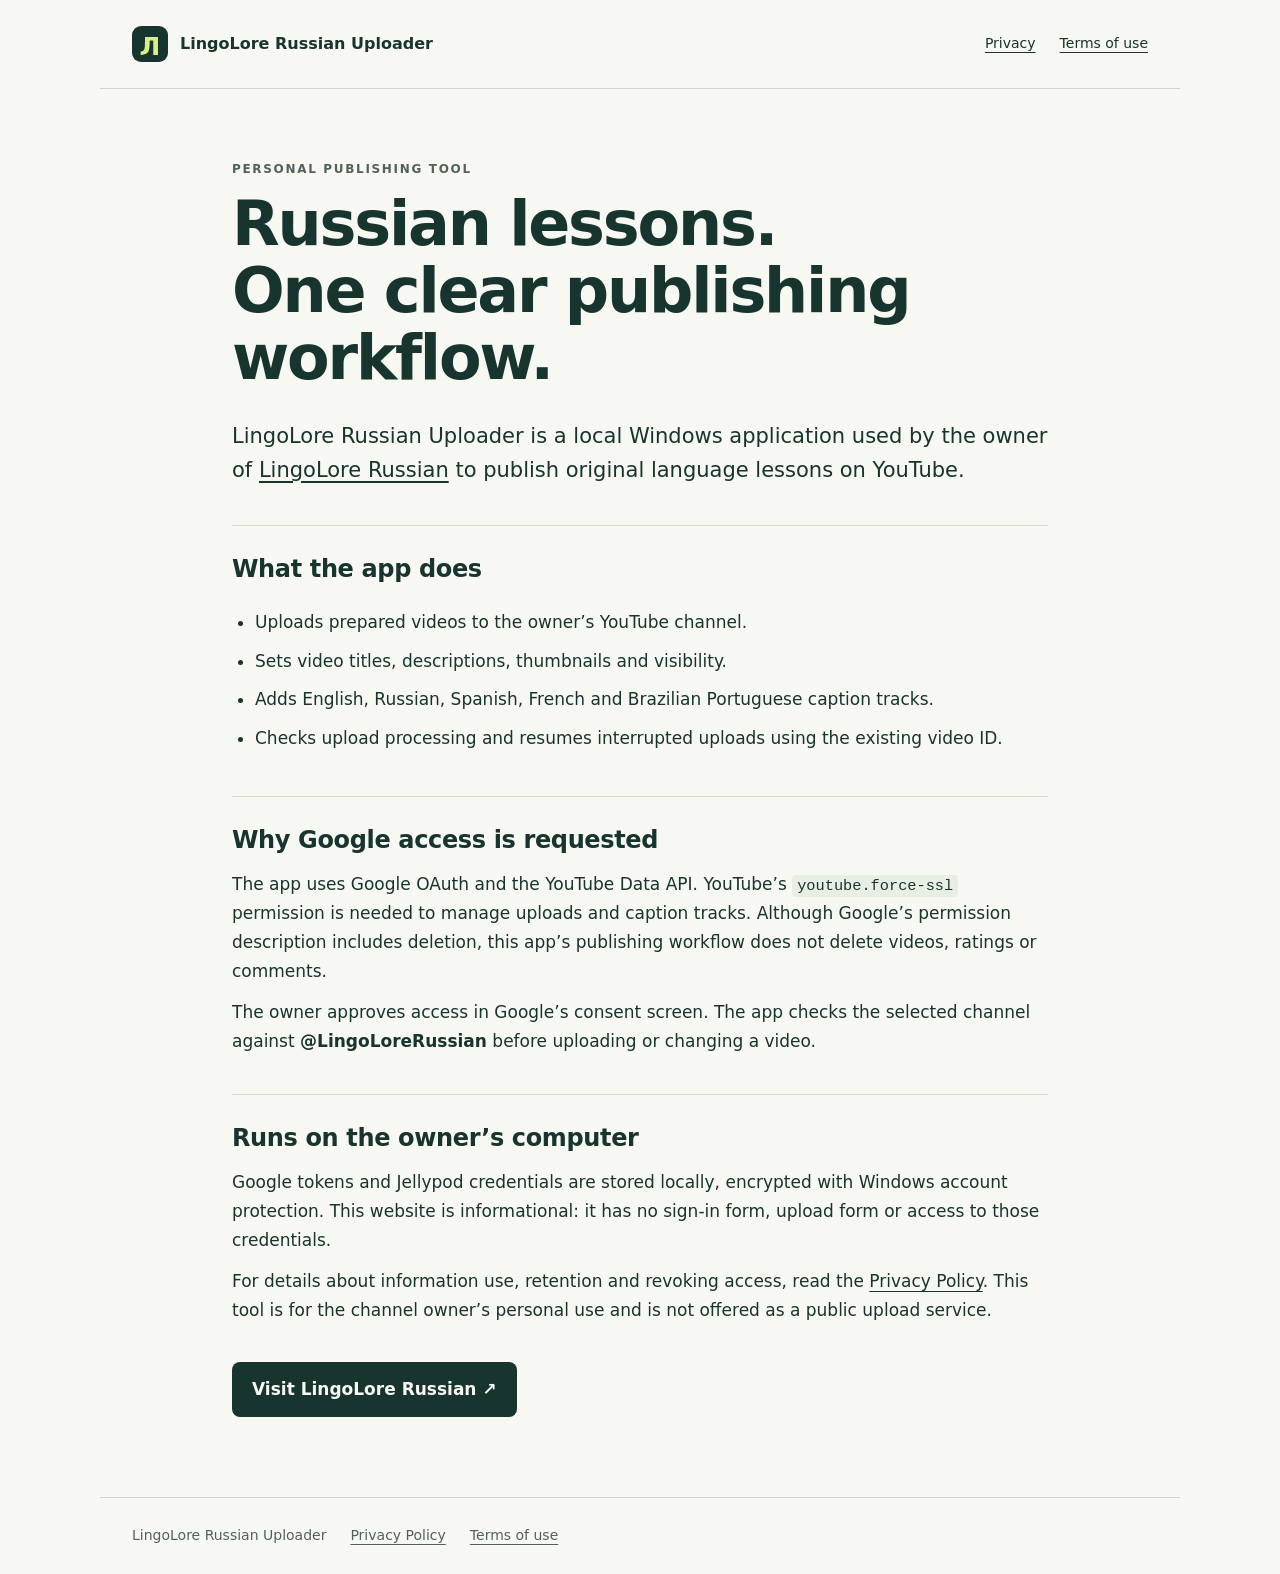
<file: index.html>
<!doctype html>
<html lang="en"><head><meta charset="utf-8"><meta name="viewport" content="width=device-width,initial-scale=1"><title>LingoLore Russian Uploader</title><meta name="description" content="The personal Windows publishing tool for the LingoLore Russian YouTube channel."><link rel="stylesheet" href="style.css"></head>
<body><header><a class="brand" href="./"><span class="mark" aria-hidden="true">Л</span>LingoLore Russian Uploader</a><nav aria-label="Main"><a href="privacy.html">Privacy</a><a href="terms.html">Terms of use</a></nav></header>
<main><p class="eyebrow">Personal publishing tool</p><h1>Russian lessons.<br>One clear publishing workflow.</h1><p class="lead">LingoLore Russian Uploader is a local Windows application used by the owner of <a href="https://www.youtube.com/@LingoLoreRussian">LingoLore Russian</a> to publish original language lessons on YouTube.</p>
<section><h2>What the app does</h2><ul><li>Uploads prepared videos to the owner’s YouTube channel.</li><li>Sets video titles, descriptions, thumbnails and visibility.</li><li>Adds English, Russian, Spanish, French and Brazilian Portuguese caption tracks.</li><li>Checks upload processing and resumes interrupted uploads using the existing video ID.</li></ul></section>
<section><h2>Why Google access is requested</h2><p>The app uses Google OAuth and the YouTube Data API. YouTube’s <code>youtube.force-ssl</code> permission is needed to manage uploads and caption tracks. Although Google’s permission description includes deletion, this app’s publishing workflow does not delete videos, ratings or comments.</p><p>The owner approves access in Google’s consent screen. The app checks the selected channel against <strong>@LingoLoreRussian</strong> before uploading or changing a video.</p></section>
<section><h2>Runs on the owner’s computer</h2><p>Google tokens and Jellypod credentials are stored locally, encrypted with Windows account protection. This website is informational: it has no sign-in form, upload form or access to those credentials.</p><p>For details about information use, retention and revoking access, read the <a href="privacy.html">Privacy Policy</a>. This tool is for the channel owner’s personal use and is not offered as a public upload service.</p></section>
<a class="button" href="https://www.youtube.com/@LingoLoreRussian">Visit LingoLore Russian ↗</a></main><footer><span>LingoLore Russian Uploader</span><a href="privacy.html">Privacy Policy</a><a href="terms.html">Terms of use</a></footer></body></html>
</file>
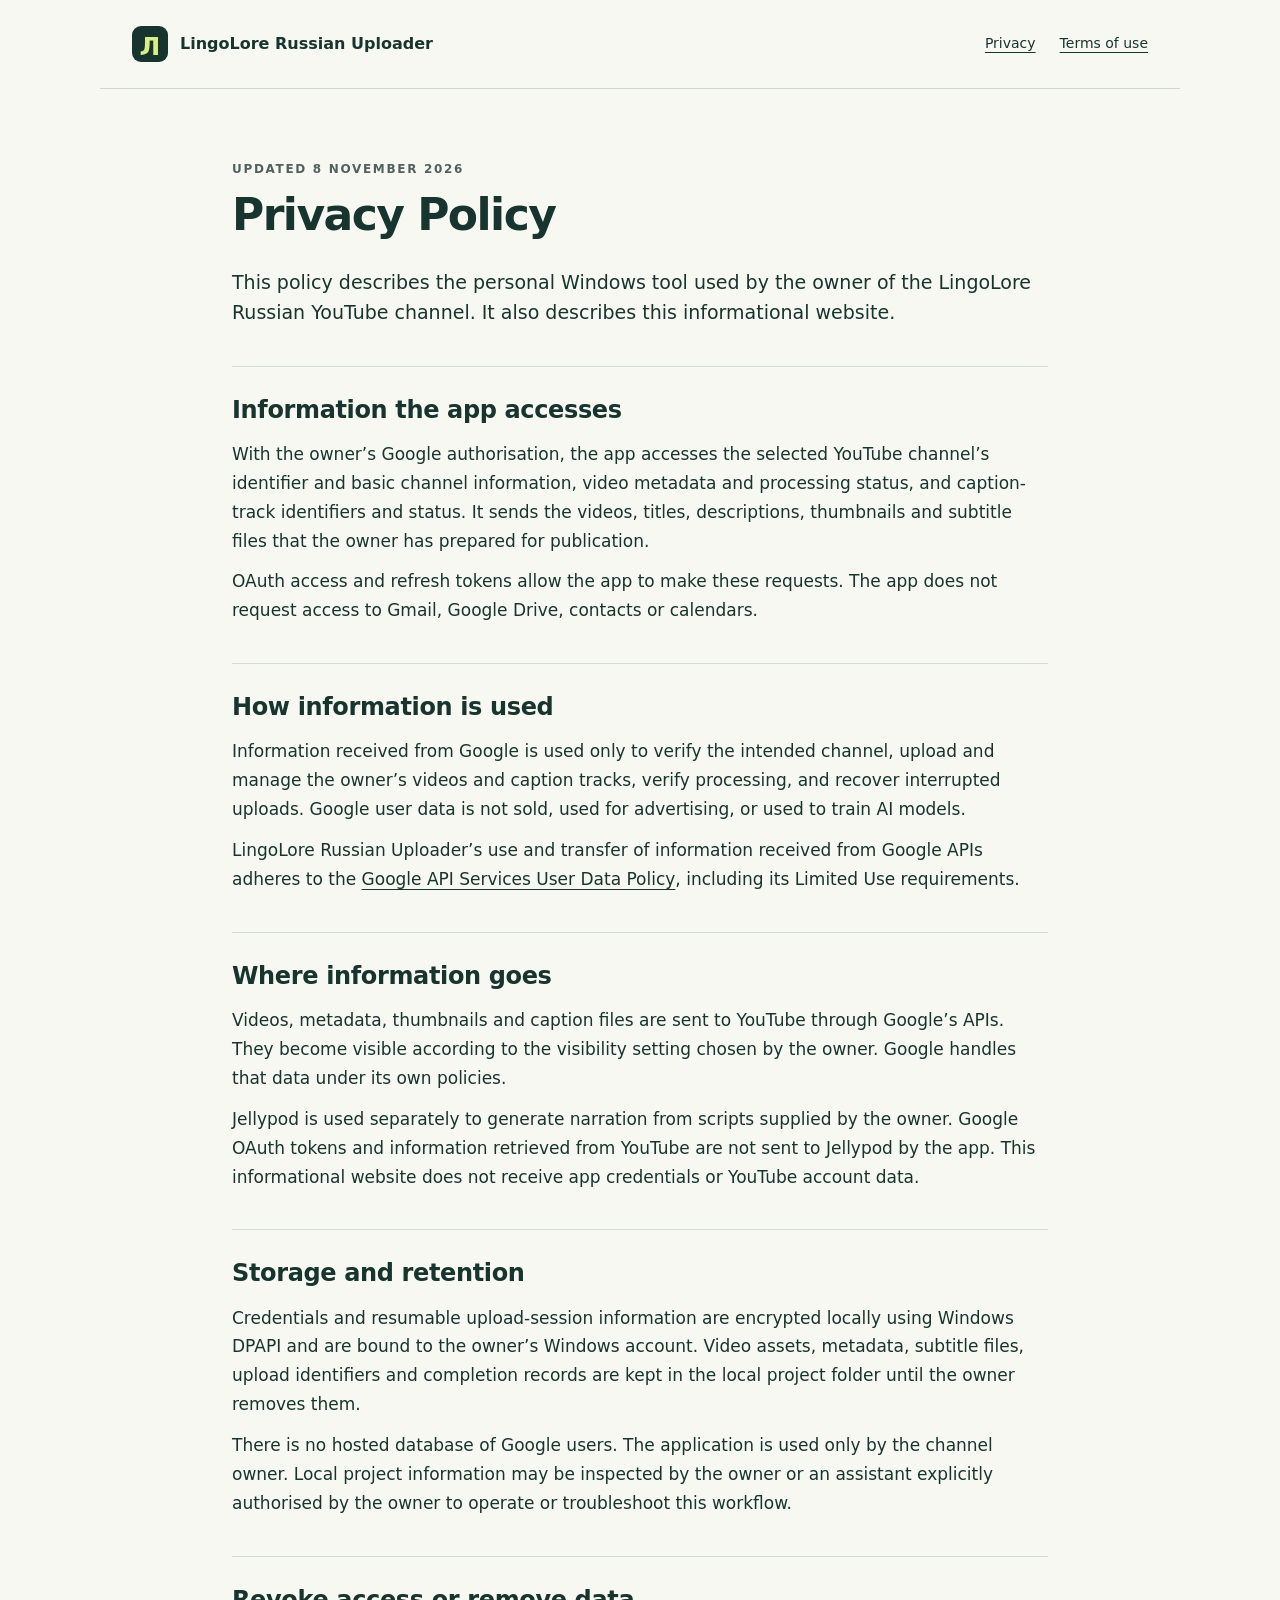
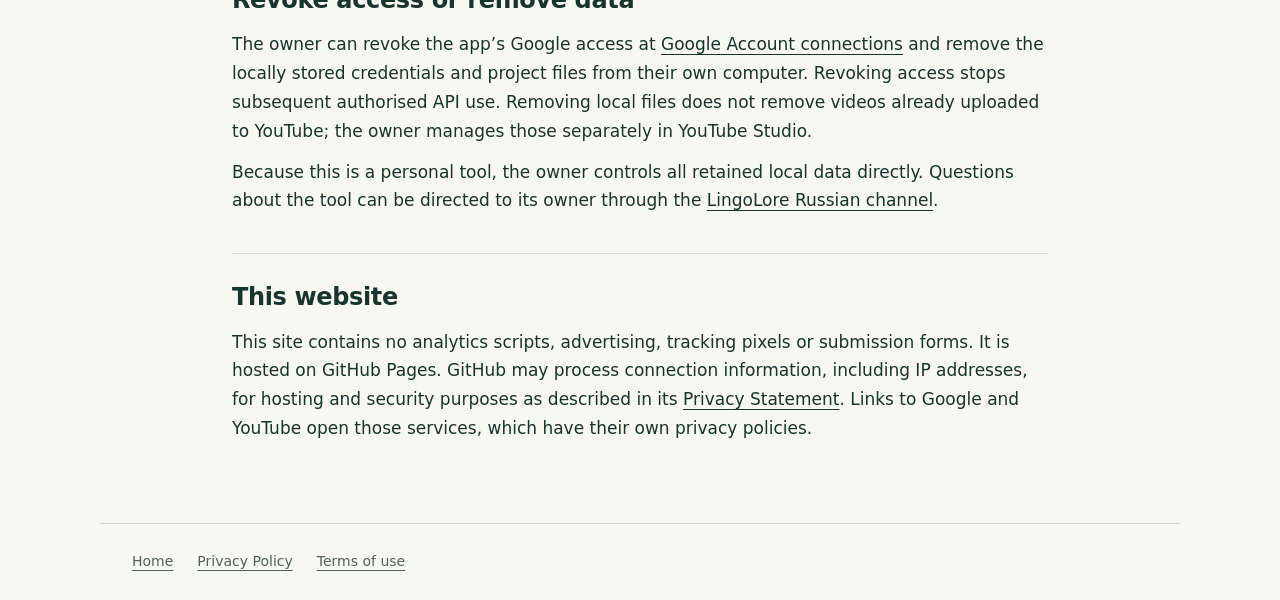
<file: privacy.html>
<!doctype html>
<html lang="en"><head><meta charset="utf-8"><meta name="viewport" content="width=device-width,initial-scale=1"><title>Privacy Policy · LingoLore Russian Uploader</title><link rel="stylesheet" href="style.css"></head><body><header><a class="brand" href="./"><span class="mark" aria-hidden="true">Л</span>LingoLore Russian Uploader</a><nav aria-label="Main"><a href="privacy.html" aria-current="page">Privacy</a><a href="terms.html">Terms of use</a></nav></header><main class="document"><p class="eyebrow">Updated 8 November 2026</p><h1>Privacy Policy</h1><p class="lead">This policy describes the personal Windows tool used by the owner of the LingoLore Russian YouTube channel. It also describes this informational website.</p>
<section><h2>Information the app accesses</h2><p>With the owner’s Google authorisation, the app accesses the selected YouTube channel’s identifier and basic channel information, video metadata and processing status, and caption-track identifiers and status. It sends the videos, titles, descriptions, thumbnails and subtitle files that the owner has prepared for publication.</p><p>OAuth access and refresh tokens allow the app to make these requests. The app does not request access to Gmail, Google Drive, contacts or calendars.</p></section>
<section><h2>How information is used</h2><p>Information received from Google is used only to verify the intended channel, upload and manage the owner’s videos and caption tracks, verify processing, and recover interrupted uploads. Google user data is not sold, used for advertising, or used to train AI models.</p><p>LingoLore Russian Uploader’s use and transfer of information received from Google APIs adheres to the <a href="https://developers.google.com/terms/api-services-user-data-policy">Google API Services User Data Policy</a>, including its Limited Use requirements.</p></section>
<section><h2>Where information goes</h2><p>Videos, metadata, thumbnails and caption files are sent to YouTube through Google’s APIs. They become visible according to the visibility setting chosen by the owner. Google handles that data under its own policies.</p><p>Jellypod is used separately to generate narration from scripts supplied by the owner. Google OAuth tokens and information retrieved from YouTube are not sent to Jellypod by the app. This informational website does not receive app credentials or YouTube account data.</p></section>
<section><h2>Storage and retention</h2><p>Credentials and resumable upload-session information are encrypted locally using Windows DPAPI and are bound to the owner’s Windows account. Video assets, metadata, subtitle files, upload identifiers and completion records are kept in the local project folder until the owner removes them.</p><p>There is no hosted database of Google users. The application is used only by the channel owner. Local project information may be inspected by the owner or an assistant explicitly authorised by the owner to operate or troubleshoot this workflow.</p></section>
<section><h2>Revoke access or remove data</h2><p>The owner can revoke the app’s Google access at <a href="https://myaccount.google.com/connections">Google Account connections</a> and remove the locally stored credentials and project files from their own computer. Revoking access stops subsequent authorised API use. Removing local files does not remove videos already uploaded to YouTube; the owner manages those separately in YouTube Studio.</p><p>Because this is a personal tool, the owner controls all retained local data directly. Questions about the tool can be directed to its owner through the <a href="https://www.youtube.com/@LingoLoreRussian/about">LingoLore Russian channel</a>.</p></section>
<section><h2>This website</h2><p>This site contains no analytics scripts, advertising, tracking pixels or submission forms. It is hosted on GitHub Pages. GitHub may process connection information, including IP addresses, for hosting and security purposes as described in its <a href="https://docs.github.com/en/site-policy/privacy-policies/github-general-privacy-statement">Privacy Statement</a>. Links to Google and YouTube open those services, which have their own privacy policies.</p></section>
</main><footer><a href="./">Home</a><a href="privacy.html">Privacy Policy</a><a href="terms.html">Terms of use</a></footer></body></html>
</file>
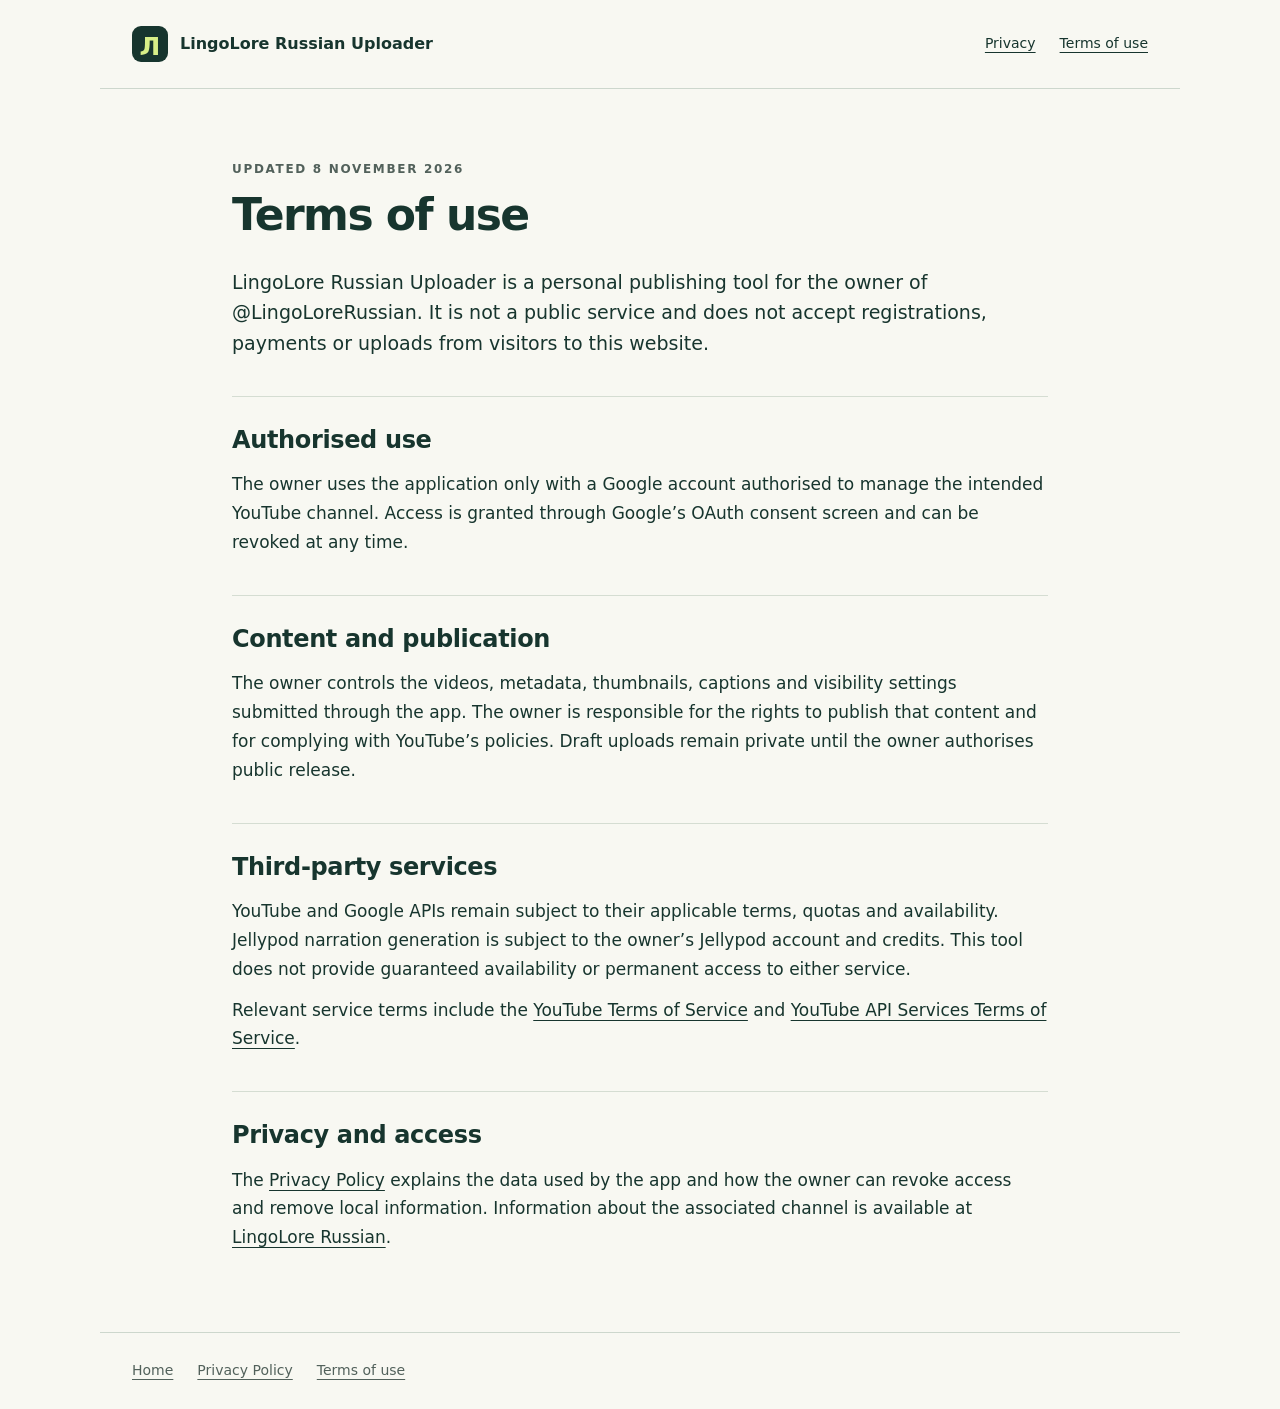
<file: terms.html>
<!doctype html>
<html lang="en"><head><meta charset="utf-8"><meta name="viewport" content="width=device-width,initial-scale=1"><title>Terms of use · LingoLore Russian Uploader</title><link rel="stylesheet" href="style.css"></head><body><header><a class="brand" href="./"><span class="mark" aria-hidden="true">Л</span>LingoLore Russian Uploader</a><nav aria-label="Main"><a href="privacy.html">Privacy</a><a href="terms.html" aria-current="page">Terms of use</a></nav></header><main class="document"><p class="eyebrow">Updated 8 November 2026</p><h1>Terms of use</h1><p class="lead">LingoLore Russian Uploader is a personal publishing tool for the owner of @LingoLoreRussian. It is not a public service and does not accept registrations, payments or uploads from visitors to this website.</p>
<section><h2>Authorised use</h2><p>The owner uses the application only with a Google account authorised to manage the intended YouTube channel. Access is granted through Google’s OAuth consent screen and can be revoked at any time.</p></section>
<section><h2>Content and publication</h2><p>The owner controls the videos, metadata, thumbnails, captions and visibility settings submitted through the app. The owner is responsible for the rights to publish that content and for complying with YouTube’s policies. Draft uploads remain private until the owner authorises public release.</p></section>
<section><h2>Third-party services</h2><p>YouTube and Google APIs remain subject to their applicable terms, quotas and availability. Jellypod narration generation is subject to the owner’s Jellypod account and credits. This tool does not provide guaranteed availability or permanent access to either service.</p><p>Relevant service terms include the <a href="https://www.youtube.com/t/terms">YouTube Terms of Service</a> and <a href="https://developers.google.com/youtube/terms/api-services-terms-of-service">YouTube API Services Terms of Service</a>.</p></section>
<section><h2>Privacy and access</h2><p>The <a href="privacy.html">Privacy Policy</a> explains the data used by the app and how the owner can revoke access and remove local information. Information about the associated channel is available at <a href="https://www.youtube.com/@LingoLoreRussian/about">LingoLore Russian</a>.</p></section>
</main><footer><a href="./">Home</a><a href="privacy.html">Privacy Policy</a><a href="terms.html">Terms of use</a></footer></body></html>
</file>
<file: style.css>
:root{color-scheme:light;--ink:#17352e;--muted:#52615b;--paper:#f8f8f2;--accent:#d8ef88}*{box-sizing:border-box}body{margin:0;background:var(--paper);color:var(--ink);font:17px/1.7 system-ui,-apple-system,"Segoe UI",sans-serif}a{color:inherit;text-underline-offset:4px}a:hover{color:#346e51}header,footer{max-width:1080px;margin:auto;padding:26px 32px;display:flex;align-items:center;justify-content:space-between;gap:24px}header{border-bottom:1px solid #cdd7cd}.brand{display:flex;align-items:center;gap:12px;font-size:16px;font-weight:750;text-decoration:none}.mark{display:grid;place-items:center;background:var(--ink);color:var(--accent);border-radius:9px;width:36px;height:36px;font-size:25px}nav,footer{display:flex;gap:24px}nav a,footer{font-size:14px}main{max-width:880px;margin:70px auto 80px;padding:0 32px}h1{font-size:clamp(34px,6vw,62px);line-height:1.08;letter-spacing:-.035em;margin:12px 0 28px}h2{font-size:24px;line-height:1.3;letter-spacing:-.015em;margin:0 0 14px}p{margin:12px 0}.eyebrow{font-size:12px;letter-spacing:.14em;text-transform:uppercase;font-weight:750;color:var(--muted)}.lead{font-size:21px;line-height:1.6}.document h1{font-size:44px}.document .lead{font-size:19px}section{margin:38px 0;padding-top:28px;border-top:1px solid #d5ddd2}ul{padding-left:23px}li{padding:5px 0}code{font-size:.9em;overflow-wrap:anywhere;background:#e9eee5;border-radius:4px;padding:2px 5px}.button{display:inline-block;background:var(--ink);color:var(--paper);border-radius:8px;padding:13px 20px;text-decoration:none;font-weight:650}.button:hover{background:#28563f;color:white}footer{border-top:1px solid #cdd7cd;color:var(--muted);justify-content:flex-start;flex-wrap:wrap}@media(max-width:620px){header{align-items:flex-start;flex-direction:column;padding:22px}main{margin:44px auto 54px;padding:0 22px}.brand{font-size:15px}nav{gap:22px}footer{padding:24px 22px;gap:17px}.lead{font-size:19px}}
</file>
